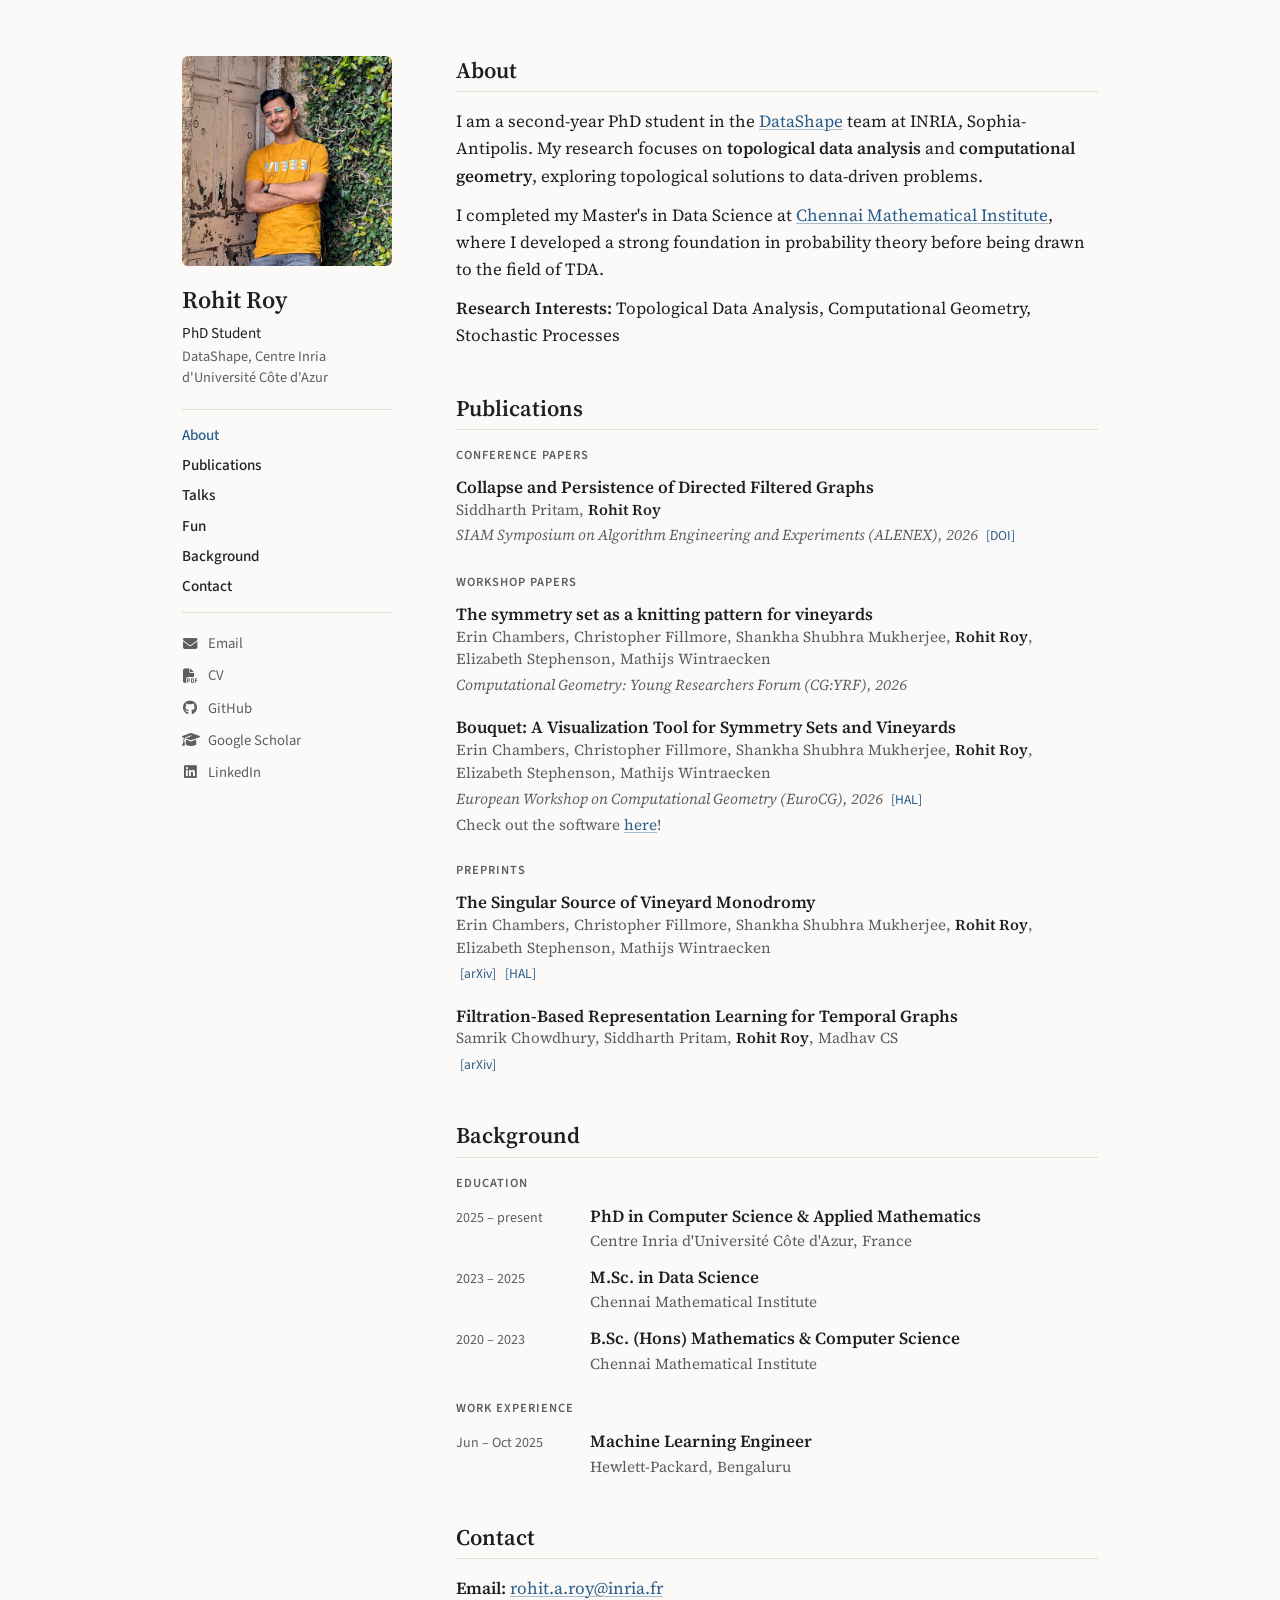
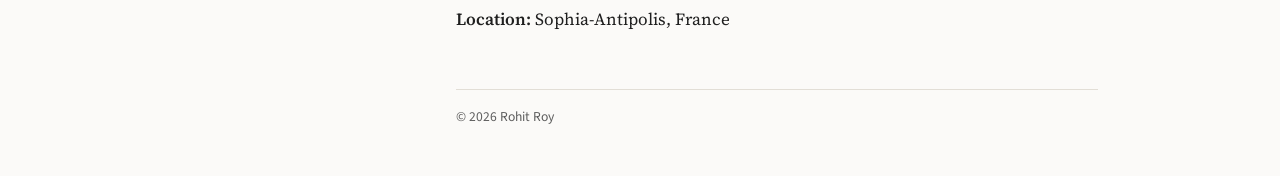
<file: index.html>
<!DOCTYPE html>
<html lang="en">
<head>
    <meta charset="UTF-8">
    <meta name="viewport" content="width=device-width, initial-scale=1.0">
    <title>Rohit Roy</title>
    <meta name="description" content="PhD student at INRIA working on topological data analysis and computational geometry">

    <!-- Fonts -->
    <link rel="preconnect" href="https://fonts.googleapis.com">
    <link rel="preconnect" href="https://fonts.gstatic.com" crossorigin>
    <link href="https://fonts.googleapis.com/css2?family=Source+Sans+3:wght@400;500;600&family=Source+Serif+4:ital,wght@0,400;0,600;1,400&display=swap" rel="stylesheet">

    <!-- Font Awesome -->
    <link rel="stylesheet" href="https://cdnjs.cloudflare.com/ajax/libs/font-awesome/6.4.0/css/all.min.css">

    <!-- Styles -->
    <link rel="stylesheet" href="styles.css">
</head>
<body>
    <div class="page">
        <!-- Sidebar -->
        <header class="sidebar">
            <img src="assets/profile_pic.jpg" alt="Rohit Roy" class="profile-photo">
            <h1>Rohit Roy</h1>
            <p class="role">PhD Student</p>
            <p class="affiliation">
                <a href="https://team.inria.fr/datashape/">DataShape</a>,
                <a href="https://www.inria.fr/en/centre-inria-universite-cote-azur">Centre Inria d'Université Côte d'Azur</a>
            </p>

            <nav>
                <a href="#about">About</a>
                <a href="#publications">Publications</a>
                <a href="talks.html">Talks</a>
                <a href="fun.html">Fun</a>
                <a href="#background">Background</a>
                <a href="#contact">Contact</a>
            </nav>

            <ul class="links">
                <li><a href="mailto:rohit.a.roy@inria.fr"><i class="fas fa-envelope"></i>Email</a></li>
                <li><a href="assets/cv.pdf" target="_blank"><i class="fas fa-file-pdf"></i>CV</a></li>
                <li><a href="https://github.com/scarroy-02" target="_blank"><i class="fab fa-github"></i>GitHub</a></li>
                <li><a href="https://scholar.google.com/citations?user=4OJaTUYAAAAJ" target="_blank"><i class="fas fa-graduation-cap"></i>Google Scholar</a></li>
                <li><a href="https://www.linkedin.com/in/rohitxroy" target="_blank"><i class="fab fa-linkedin"></i>LinkedIn</a></li>
            </ul>
        </header>

        <!-- Main Content -->
        <main>
            <!-- About -->
            <section id="about" class="about">
                <h2>About</h2>
                <p>
                    I am a second-year PhD student in the <a href="https://team.inria.fr/datashape/">DataShape</a> team at INRIA, Sophia-Antipolis. My research focuses on <strong>topological data analysis</strong> and <strong>computational geometry</strong>, exploring topological solutions to data-driven problems.
                </p>
                <p>
                    I completed my Master's in Data Science at <a href="https://www.cmi.ac.in/">Chennai Mathematical Institute</a>, where I developed a strong foundation in probability theory before being drawn to the field of TDA.
                </p>
                <p>
                    <strong>Research Interests:</strong> Topological Data Analysis, Computational Geometry, Stochastic Processes
                </p>
            </section>

            <!-- Publications -->
            <section id="publications">
                <h2>Publications</h2>

                <div class="pub-subsection">
                    <h3>Conference Papers</h3>

                    <div class="publication">
                        <div class="pub-title">
                            <a href="https://epubs.siam.org/doi/10.1137/1.9781611978957.14" target="_blank">Collapse and Persistence of Directed Filtered Graphs</a>
                        </div>
                        <div class="pub-authors">Siddharth Pritam, <strong>Rohit Roy</strong></div>
                        <div class="pub-venue">SIAM Symposium on Algorithm Engineering and Experiments (ALENEX), 2026</div>
                        <div class="pub-links">
                            <a href="https://epubs.siam.org/doi/10.1137/1.9781611978957.14" target="_blank">[DOI]</a>
                        </div>
                    </div>
                </div>

                <div class="pub-subsection">
                    <h3>Workshop Papers</h3>

                    <div class="publication">
                        <div class="pub-title">
                            <a href="https://arxiv.org/abs/2607.01046" target="_blank">The symmetry set as a knitting pattern for vineyards</a>
                        </div>
                        <div class="pub-authors">Erin Chambers, Christopher Fillmore, Shankha Shubhra Mukherjee, <strong>Rohit Roy</strong>, Elizabeth Stephenson, Mathijs Wintraecken</div>
                        <div class="pub-venue">Computational Geometry: Young Researchers Forum (CG:YRF), 2026</div>
                        <!-- <div class="pub-links">
                            <a href="https://arxiv.org/abs/2607.01046" target="_blank">[arXiv]</a>
                            <a href="https://hal.science/hal-05674708v1" target="_blank">[HAL]</a>
                        </div> -->
                    </div>

                    <div class="publication">
                        <div class="pub-title">
                            <a href="https://hal.science/hal-05546179" target="_blank">Bouquet: A Visualization Tool for Symmetry Sets and Vineyards</a>
                        </div>
                        <div class="pub-authors">Erin Chambers, Christopher Fillmore, Shankha Shubhra Mukherjee, <strong>Rohit Roy</strong>, Elizabeth Stephenson, Mathijs Wintraecken</div>
                        <div class="pub-venue">European Workshop on Computational Geometry (EuroCG), 2026</div>
                        <div class="pub-links">
                            <a href="https://hal.science/hal-05546179" target="_blank">[HAL]</a>
                        </div>
                        <div class="pub-description">Check out the software <a href="https://bouquet2d.rohitroy.me" target="_blank">here</a>!</div>
                    </div>
                </div>

                <div class="pub-subsection">
                    <h3>Preprints</h3>

                    <div class="publication">
                        <div class="pub-title">
                            <a href="https://arxiv.org/abs/2607.01046" target="_blank">The Singular Source of Vineyard Monodromy</a>
                        </div>
                        <div class="pub-authors">Erin Chambers, Christopher Fillmore, Shankha Shubhra Mukherjee, <strong>Rohit Roy</strong>, Elizabeth Stephenson, Mathijs Wintraecken</div>
                        <!-- <div class="pub-venue">European Workshop on Computational Geometry (EuroCG), 2026</div> -->
                        <div class="pub-links">
                            <a href="https://arxiv.org/abs/2607.01046" target="_blank">[arXiv]</a>
                            <a href="https://hal.science/hal-05674708v1" target="_blank">[HAL]</a>
                        </div>
                    </div>

                    <div class="publication">
                        <div class="pub-title">
                            <a href="https://arxiv.org/abs/2502.10076" target="_blank">Filtration-Based Representation Learning for Temporal Graphs</a>
                        </div>
                        <div class="pub-authors">Samrik Chowdhury, Siddharth Pritam, <strong>Rohit Roy</strong>, Madhav CS</div>
                        <!-- <div class="pub-venue">Submitted</div> -->
                        <div class="pub-links">
                            <a href="https://arxiv.org/abs/2502.10076" target="_blank">[arXiv]</a>
                        </div>
                    </div>
                </div>
            </section>

            <!-- Background -->
            <section id="background">
                <h2>Background</h2>

                <div class="cv-section">
                    <h3>Education</h3>
                    <div class="cv-item">
                        <div class="cv-date">2025 – present</div>
                        <div class="cv-content">
                            <strong>PhD in Computer Science & Applied Mathematics</strong><br>
                            <span>Centre Inria d'Université Côte d'Azur, France</span>
                        </div>
                    </div>
                    <div class="cv-item">
                        <div class="cv-date">2023 – 2025</div>
                        <div class="cv-content">
                            <strong>M.Sc. in Data Science</strong><br>
                            <span>Chennai Mathematical Institute</span>
                        </div>
                    </div>
                    <div class="cv-item">
                        <div class="cv-date">2020 – 2023</div>
                        <div class="cv-content">
                            <strong>B.Sc. (Hons) Mathematics & Computer Science</strong><br>
                            <span>Chennai Mathematical Institute</span>
                        </div>
                    </div>
                </div>

                <div class="cv-section">
                    <h3>Work Experience</h3>
                    <div class="cv-item">
                        <div class="cv-date">Jun – Oct 2025</div>
                        <div class="cv-content">
                            <strong>Machine Learning Engineer</strong><br>
                            <span>Hewlett-Packard, Bengaluru</span>
                        </div>
                    </div>
                </div>
            </section>

            <!-- Contact -->
            <section id="contact">
                <h2>Contact</h2>
                <div class="contact-info">
                    <p><strong>Email:</strong> <a href="mailto:rohit.a.roy@inria.fr">rohit.a.roy@inria.fr</a></p>
                    <p><strong>Location:</strong> Sophia-Antipolis, France</p>
                </div>
            </section>

            <!-- Footer -->
            <footer>
                <p>© 2026 Rohit Roy</p>
            </footer>
        </main>
    </div>

    <!-- Scripts -->
    <script src="main.js"></script>
</body>
</html>
</file>
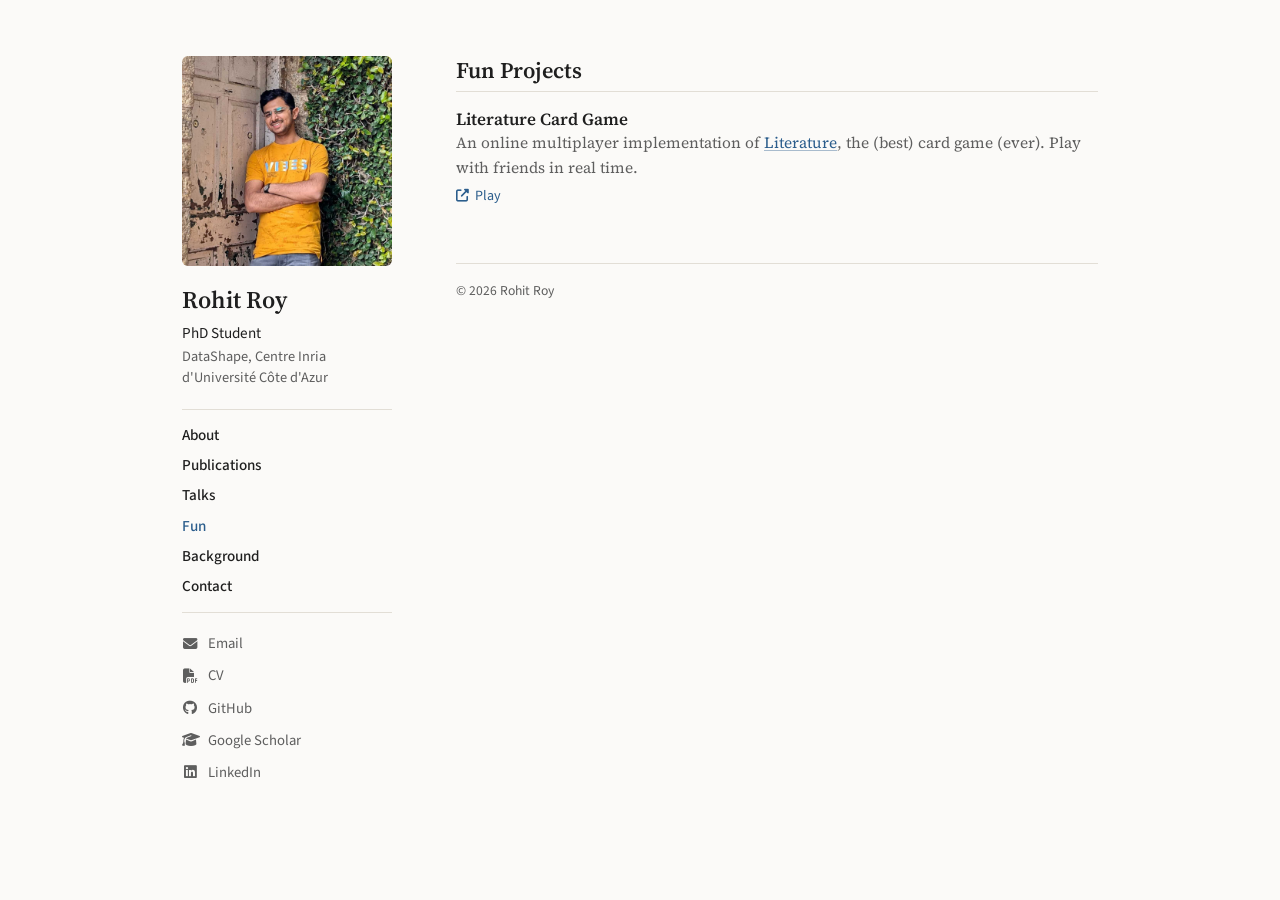
<file: fun.html>
<!DOCTYPE html>
<html lang="en">
<head>
    <meta charset="UTF-8">
    <meta name="viewport" content="width=device-width, initial-scale=1.0">
    <title>Fun – Rohit Roy</title>
    <meta name="description" content="Fun projects by Rohit Roy">

    <!-- Fonts -->
    <link rel="preconnect" href="https://fonts.googleapis.com">
    <link rel="preconnect" href="https://fonts.gstatic.com" crossorigin>
    <link href="https://fonts.googleapis.com/css2?family=Source+Sans+3:wght@400;500;600&family=Source+Serif+4:ital,wght@0,400;0,600;1,400&display=swap" rel="stylesheet">

    <!-- Font Awesome -->
    <link rel="stylesheet" href="https://cdnjs.cloudflare.com/ajax/libs/font-awesome/6.4.0/css/all.min.css">

    <!-- Styles -->
    <link rel="stylesheet" href="styles.css">
</head>
<body>
    <div class="page">
        <!-- Sidebar -->
        <header class="sidebar">
            <img src="assets/profile_pic.jpg" alt="Rohit Roy" class="profile-photo">
            <h1>Rohit Roy</h1>
            <p class="role">PhD Student</p>
            <p class="affiliation">
                <a href="https://team.inria.fr/datashape/">DataShape</a>,
                <a href="https://www.inria.fr/en/centre-inria-universite-cote-azur">Centre Inria d'Université Côte d'Azur</a>
            </p>

            <nav>
                <a href="index.html#about">About</a>
                <a href="index.html#publications">Publications</a>
                <a href="talks.html">Talks</a>
                <a href="fun.html" class="active">Fun</a>
                <a href="index.html#background">Background</a>
                <a href="index.html#contact">Contact</a>
            </nav>

            <ul class="links">
                <li><a href="mailto:rohit.a.roy@inria.fr"><i class="fas fa-envelope"></i>Email</a></li>
                <li><a href="assets/cv.pdf" target="_blank"><i class="fas fa-file-pdf"></i>CV</a></li>
                <li><a href="https://github.com/scarroy-02" target="_blank"><i class="fab fa-github"></i>GitHub</a></li>
                <li><a href="https://scholar.google.com/citations?user=4OJaTUYAAAAJ" target="_blank"><i class="fas fa-graduation-cap"></i>Google Scholar</a></li>
                <li><a href="https://www.linkedin.com/in/rohitxroy" target="_blank"><i class="fab fa-linkedin"></i>LinkedIn</a></li>
            </ul>
        </header>

        <!-- Main Content -->
        <main>
            <section id="fun">
                <h2>Fun Projects</h2>

                <div class="fun-project">
                    <div class="fun-project-title">
                        <a href="https://literature.rohitroy.me" target="_blank">Literature Card Game</a>
                    </div>
                    <div class="fun-project-desc">
                        An online multiplayer implementation of <a href="https://www.pagat.com/quartet/literature.html">Literature</a>, the (best) card game (ever). Play with friends in real time.
                    </div>
                    <div class="fun-project-links">
                        <a href="https://literature.rohitroy.me" target="_blank"><i class="fas fa-external-link-alt"></i>Play</a>
                    </div>
                </div>
            </section>

            <!-- Footer -->
            <footer>
                <p>© 2026 Rohit Roy</p>
            </footer>
        </main>
    </div>
</body>
</html>
</file>
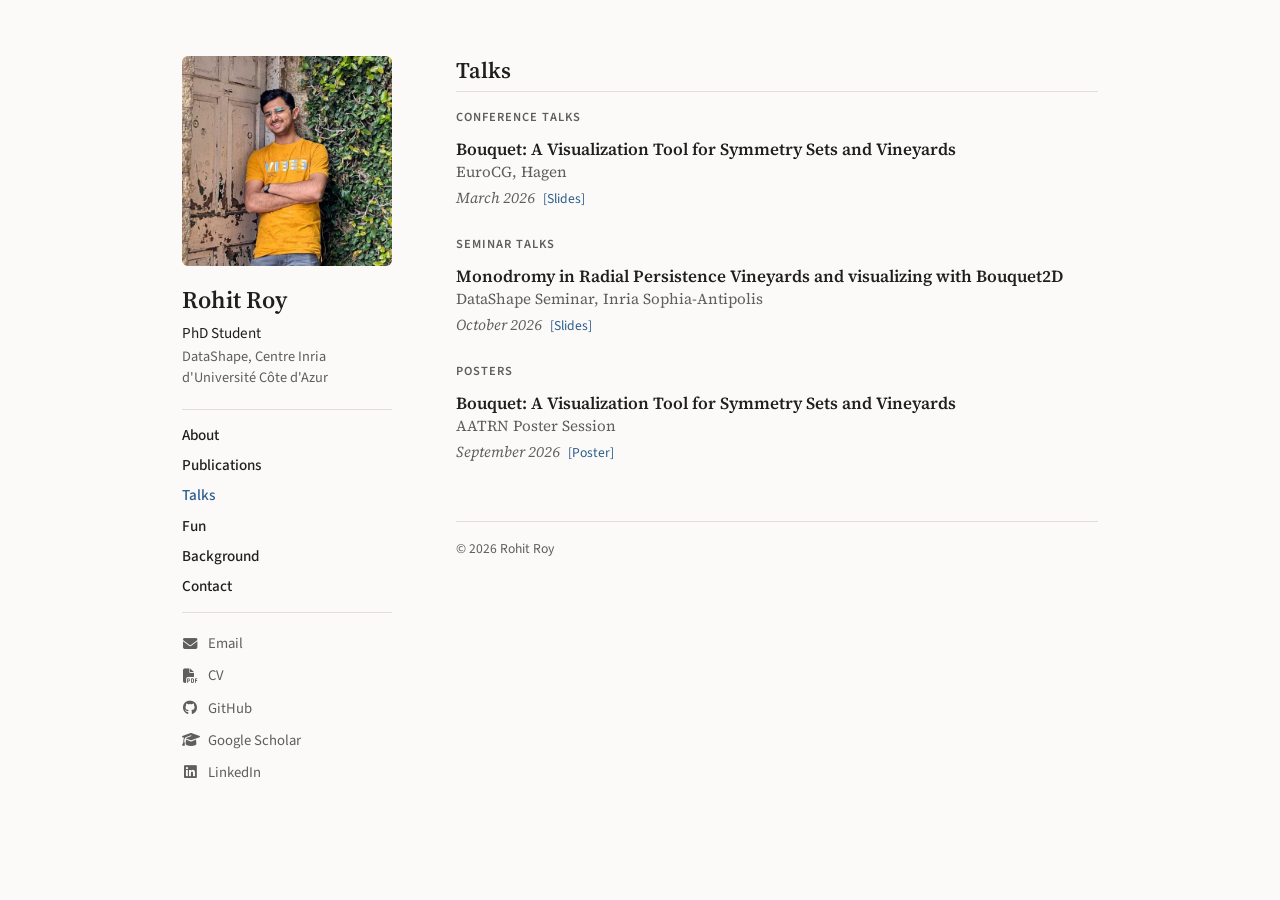
<file: talks.html>
<!DOCTYPE html>
<html lang="en">
<head>
    <meta charset="UTF-8">
    <meta name="viewport" content="width=device-width, initial-scale=1.0">
    <title>Talks – Rohit Roy</title>
    <meta name="description" content="Talks and presentations by Rohit Roy">

    <!-- Fonts -->
    <link rel="preconnect" href="https://fonts.googleapis.com">
    <link rel="preconnect" href="https://fonts.gstatic.com" crossorigin>
    <link href="https://fonts.googleapis.com/css2?family=Source+Sans+3:wght@400;500;600&family=Source+Serif+4:ital,wght@0,400;0,600;1,400&display=swap" rel="stylesheet">

    <!-- Font Awesome -->
    <link rel="stylesheet" href="https://cdnjs.cloudflare.com/ajax/libs/font-awesome/6.4.0/css/all.min.css">

    <!-- Styles -->
    <link rel="stylesheet" href="styles.css">
</head>
<body>
    <div class="page">
        <!-- Sidebar -->
        <header class="sidebar">
            <img src="assets/profile_pic.jpg" alt="Rohit Roy" class="profile-photo">
            <h1>Rohit Roy</h1>
            <p class="role">PhD Student</p>
            <p class="affiliation">
                <a href="https://team.inria.fr/datashape/">DataShape</a>,
                <a href="https://www.inria.fr/en/centre-inria-universite-cote-azur">Centre Inria d'Université Côte d'Azur</a>
            </p>

            <nav>
                <a href="index.html#about">About</a>
                <a href="index.html#publications">Publications</a>
                <a href="talks.html" class="active">Talks</a>
                <a href="fun.html">Fun</a>
                <a href="index.html#background">Background</a>
                <a href="index.html#contact">Contact</a>
            </nav>

            <ul class="links">
                <li><a href="mailto:rohit.a.roy@inria.fr"><i class="fas fa-envelope"></i>Email</a></li>
                <li><a href="assets/cv.pdf" target="_blank"><i class="fas fa-file-pdf"></i>CV</a></li>
                <li><a href="https://github.com/scarroy-02" target="_blank"><i class="fab fa-github"></i>GitHub</a></li>
                <li><a href="https://scholar.google.com/citations?user=4OJaTUYAAAAJ" target="_blank"><i class="fas fa-graduation-cap"></i>Google Scholar</a></li>
                <li><a href="https://www.linkedin.com/in/rohitxroy" target="_blank"><i class="fab fa-linkedin"></i>LinkedIn</a></li>
            </ul>
        </header>

        <!-- Main Content -->
        <main>
            <section id="talks">
                <h2>Talks</h2>

                <!-- Example talk entry — duplicate and fill in as needed -->

                <div class="pub-subsection">
                    <h3>Conference Talks</h3>

                    <div class="publication">
                        <div class="pub-title">Bouquet: A Visualization Tool for Symmetry Sets and Vineyards</div>
                        <div class="pub-authors">EuroCG, Hagen</div>
                        <div class="pub-venue">March 2026</div>
                        <div class="pub-links">
                            <a href="assets/eurocg26_slides.pdf" target="_blank">[Slides]</a>
                        </div>
                    </div>
                </div>

                <div class="pub-subsection">
                    <h3>Seminar Talks</h3>

                    <div class="publication">
                        <div class="pub-title">Monodromy in Radial Persistence Vineyards and visualizing with Bouquet2D</div>
                        <div class="pub-authors">DataShape Seminar, Inria Sophia-Antipolis</div>
                        <div class="pub-venue">October 2026</div>
                        <div class="pub-links">
                            <a href="assets/DataShape_seminar_slides.pdf" target="_blank">[Slides]</a>
                        </div>
                    </div>
                </div>

                <div class="pub-subsection">
                    <h3>Posters</h3>

                    <div class="publication">
                        <div class="pub-title">Bouquet: A Visualization Tool for Symmetry Sets and Vineyards</div>
                        <div class="pub-authors">AATRN Poster Session</div>
                        <div class="pub-venue">September 2026</div>
                        <div class="pub-links">
                            <a href="assets/aatrn26_poster.pdf" target="_blank">[Poster]</a>
                        </div>
                    </div>
                </div>

                <!-- <p style="color: var(--muted); font-size: 0.95rem;">Talks and presentations will be listed here.</p> -->
            </section>

            <!-- Footer -->
            <footer>
                <p>© 2026 Rohit Roy</p>
            </footer>
        </main>
    </div>
</body>
</html>
</file>
<file: styles.css>
/* ===================================
   Rohit Roy - Academic Website Styles
   =================================== */

:root {
    --bg: #fbfaf8;
    --text: #1f1f1f;
    --muted: #5e5e5e;
    --accent: #2b5d8c;
    --rule: #e2ded6;
    --serif: 'Source Serif 4', Georgia, 'Times New Roman', serif;
    --sans: 'Source Sans 3', -apple-system, 'Segoe UI', Helvetica, Arial, sans-serif;
}

/* Reset & Base */
* {
    margin: 0;
    padding: 0;
    box-sizing: border-box;
}

html {
    scroll-behavior: smooth;
}

body {
    font-family: var(--serif);
    font-size: 17px;
    line-height: 1.6;
    color: var(--text);
    background: var(--bg);
    -webkit-font-smoothing: antialiased;
}

a {
    color: var(--accent);
    text-decoration: underline;
    text-decoration-thickness: 1px;
    text-underline-offset: 2px;
    text-decoration-color: rgba(43, 93, 140, 0.4);
}

a:hover {
    text-decoration-color: var(--accent);
}

strong {
    font-weight: 600;
}

/* ===================================
   Layout
   =================================== */
.page {
    max-width: 980px;
    margin: 0 auto;
    padding: 56px 32px 48px;
    display: grid;
    grid-template-columns: 210px minmax(0, 1fr);
    column-gap: 64px;
    align-items: start;
}

/* ===================================
   Sidebar
   =================================== */
.sidebar {
    font-family: var(--sans);
}

@media (min-height: 800px) {
    .sidebar {
        position: sticky;
        top: 56px;
    }
}

.profile-photo {
    display: block;
    width: 100%;
    aspect-ratio: 1 / 1;
    object-fit: cover;
    border-radius: 6px;
    margin-bottom: 20px;
}

.sidebar h1 {
    font-family: var(--serif);
    font-size: 1.5rem;
    font-weight: 600;
    line-height: 1.2;
    margin-bottom: 6px;
}

.sidebar .role {
    font-size: 0.95rem;
}

.sidebar .affiliation {
    font-size: 0.9rem;
    line-height: 1.45;
    color: var(--muted);
    margin-top: 2px;
    margin-bottom: 20px;
}

.sidebar .affiliation a {
    color: inherit;
    text-decoration: none;
}

.sidebar .affiliation a:hover {
    color: var(--accent);
}

nav {
    border-top: 1px solid var(--rule);
    border-bottom: 1px solid var(--rule);
    padding: 10px 0;
    margin-bottom: 18px;
}

nav a {
    display: block;
    padding: 3px 0;
    font-size: 0.95rem;
    font-weight: 500;
    color: var(--text);
    text-decoration: none;
}

nav a:hover,
nav a.active {
    color: var(--accent);
}

.links {
    list-style: none;
}

.links li {
    margin-bottom: 5px;
}

.links a {
    display: inline-flex;
    align-items: center;
    gap: 10px;
    font-size: 0.92rem;
    color: var(--muted);
    text-decoration: none;
}

.links a:hover {
    color: var(--accent);
}

.links i {
    width: 16px;
    text-align: center;
    font-size: 0.9rem;
}

/* ===================================
   Main Content
   =================================== */
main {
    min-width: 0;
}

section {
    margin-bottom: 44px;
}

h2 {
    font-family: var(--serif);
    font-size: 1.4rem;
    font-weight: 600;
    line-height: 1.3;
    padding-bottom: 6px;
    border-bottom: 1px solid var(--rule);
    margin-bottom: 16px;
}

h3 {
    font-family: var(--sans);
    font-size: 0.78rem;
    font-weight: 600;
    letter-spacing: 0.08em;
    text-transform: uppercase;
    color: var(--muted);
    margin-bottom: 10px;
}

.pub-subsection + .pub-subsection,
.cv-section + .cv-section {
    margin-top: 24px;
}

/* ===================================
   About
   =================================== */
.about p {
    margin-bottom: 12px;
}

.about p:last-child {
    margin-bottom: 0;
}

/* ===================================
   Publications
   =================================== */
.publication {
    margin-bottom: 18px;
}

.publication:last-child {
    margin-bottom: 0;
}

.pub-title {
    font-weight: 600;
    line-height: 1.35;
}

.pub-title a {
    color: var(--text);
    text-decoration: none;
}

.pub-title a:hover {
    color: var(--accent);
    text-decoration: underline;
}

.pub-authors,
.pub-venue,
.pub-description {
    font-size: 0.95rem;
    line-height: 1.5;
    color: var(--muted);
}

.pub-authors strong {
    color: var(--text);
}

.pub-venue {
    display: inline;
    font-style: italic;
}

.pub-links {
    display: inline;
    font-family: var(--sans);
    font-size: 0.85rem;
    margin-left: 4px;
}

.pub-links a {
    text-decoration: none;
    margin-right: 6px;
}

.pub-links a:hover {
    text-decoration: underline;
}

.pub-description {
    margin-top: 2px;
}

/* ===================================
   Background / CV
   =================================== */
.cv-item {
    display: grid;
    grid-template-columns: 118px 1fr;
    column-gap: 16px;
    margin-bottom: 12px;
}

.cv-item:last-child {
    margin-bottom: 0;
}

.cv-date {
    font-family: var(--sans);
    font-size: 0.88rem;
    color: var(--muted);
    padding-top: 3px;
}

.cv-content {
    line-height: 1.45;
}

.cv-content span {
    font-size: 0.95rem;
    color: var(--muted);
}

/* ===================================
   Contact
   =================================== */
.contact-info p {
    margin-bottom: 4px;
}

/* ===================================
   Fun Projects
   =================================== */
.fun-project {
    margin-bottom: 22px;
}

.fun-project:last-child {
    margin-bottom: 0;
}

.fun-project-title {
    font-weight: 600;
    line-height: 1.35;
}

.fun-project-title a {
    color: var(--text);
    text-decoration: none;
}

.fun-project-title a:hover {
    color: var(--accent);
    text-decoration: underline;
}

.fun-project-desc {
    font-size: 0.97rem;
    color: var(--muted);
}

.fun-project-links {
    font-family: var(--sans);
    font-size: 0.88rem;
    margin-top: 4px;
}

.fun-project-links a {
    text-decoration: none;
}

.fun-project-links a:hover {
    text-decoration: underline;
}

.fun-project-links i {
    margin-right: 6px;
    font-size: 0.8rem;
}

/* ===================================
   Footer
   =================================== */
footer {
    margin-top: 56px;
    padding-top: 16px;
    border-top: 1px solid var(--rule);
    font-family: var(--sans);
    font-size: 0.85rem;
    color: var(--muted);
}

/* ===================================
   Responsive
   =================================== */
@media (max-width: 720px) {
    body {
        font-size: 16px;
    }

    .page {
        display: block;
        padding: 36px 20px 40px;
    }

    .sidebar {
        position: static;
        text-align: center;
        margin-bottom: 36px;
    }

    .profile-photo {
        width: 140px;
        margin: 0 auto 16px;
    }

    .sidebar .affiliation {
        margin-bottom: 16px;
    }

    nav {
        display: flex;
        flex-wrap: wrap;
        justify-content: center;
        gap: 2px 20px;
    }

    .links {
        display: flex;
        flex-wrap: wrap;
        justify-content: center;
        gap: 6px 18px;
    }

    .links li {
        margin-bottom: 0;
    }

    .cv-item {
        grid-template-columns: 1fr;
    }

    .cv-date {
        padding-top: 0;
    }
}
</file>
